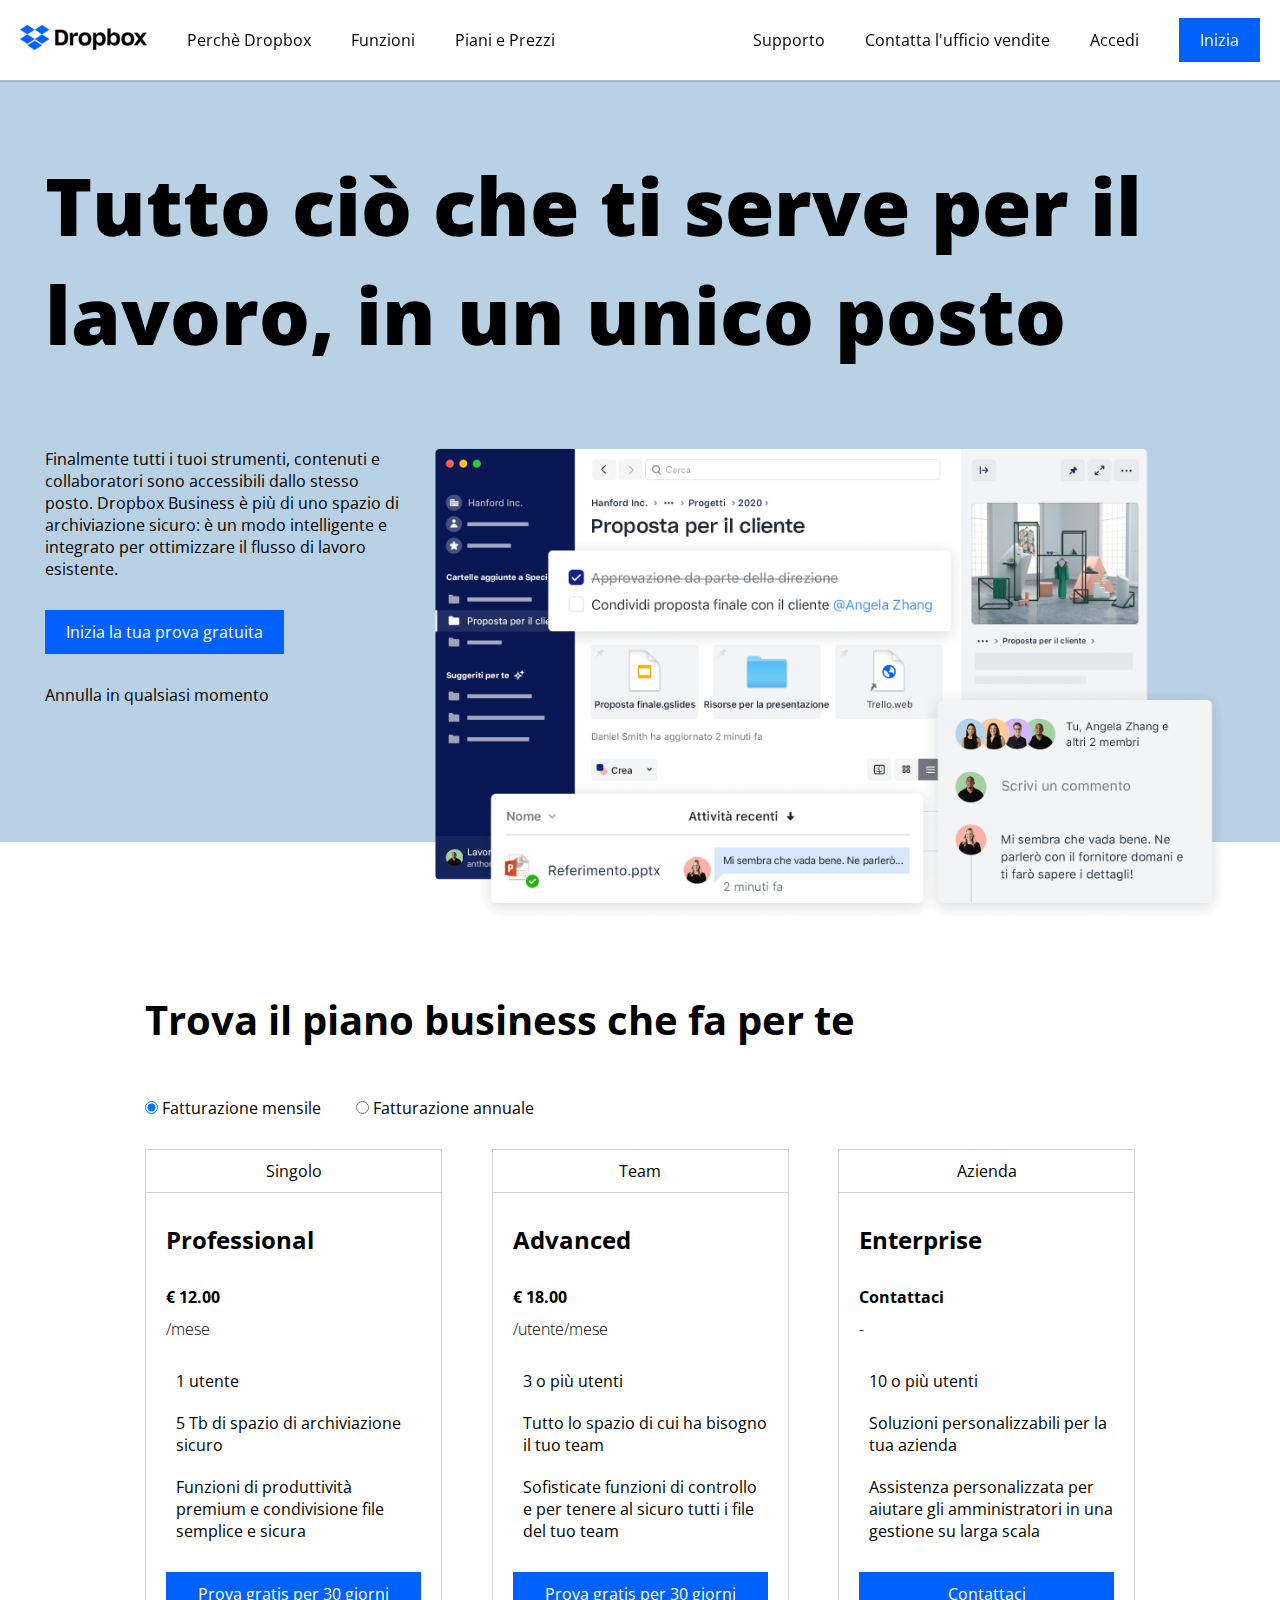
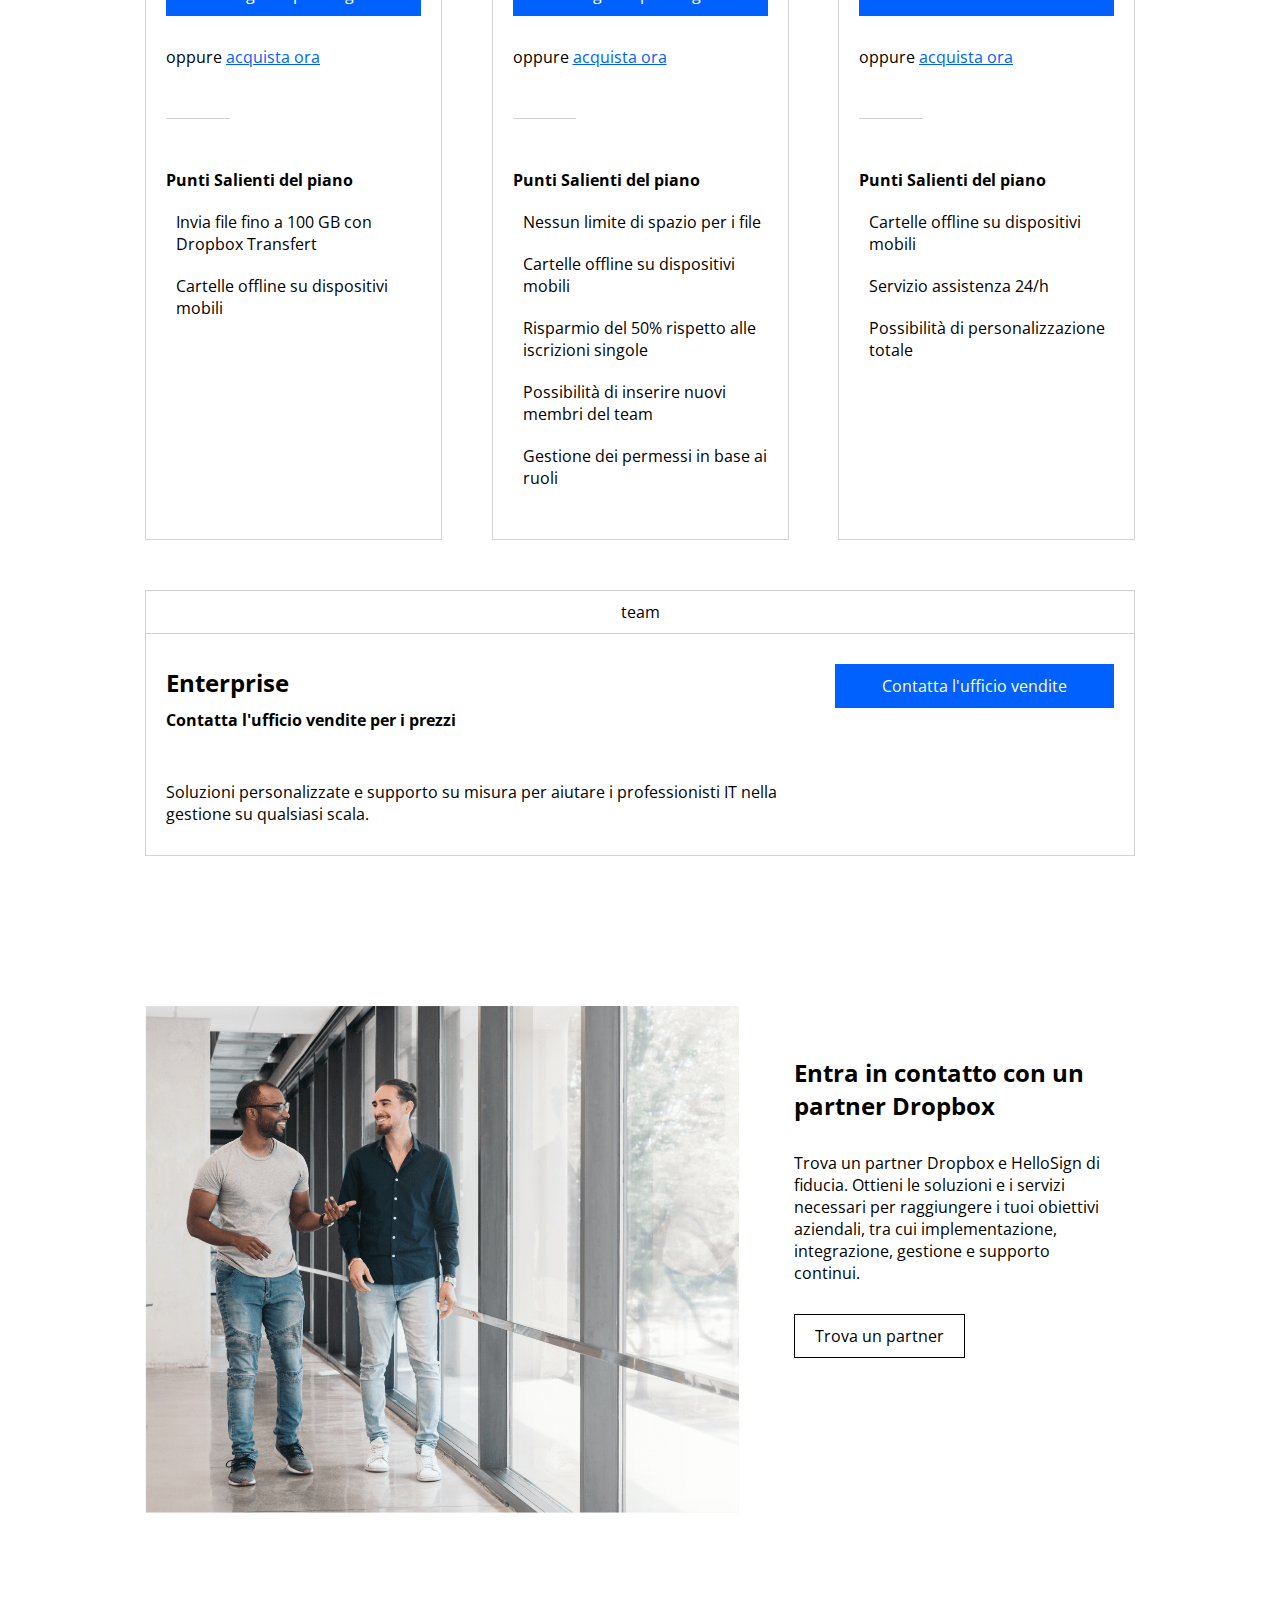
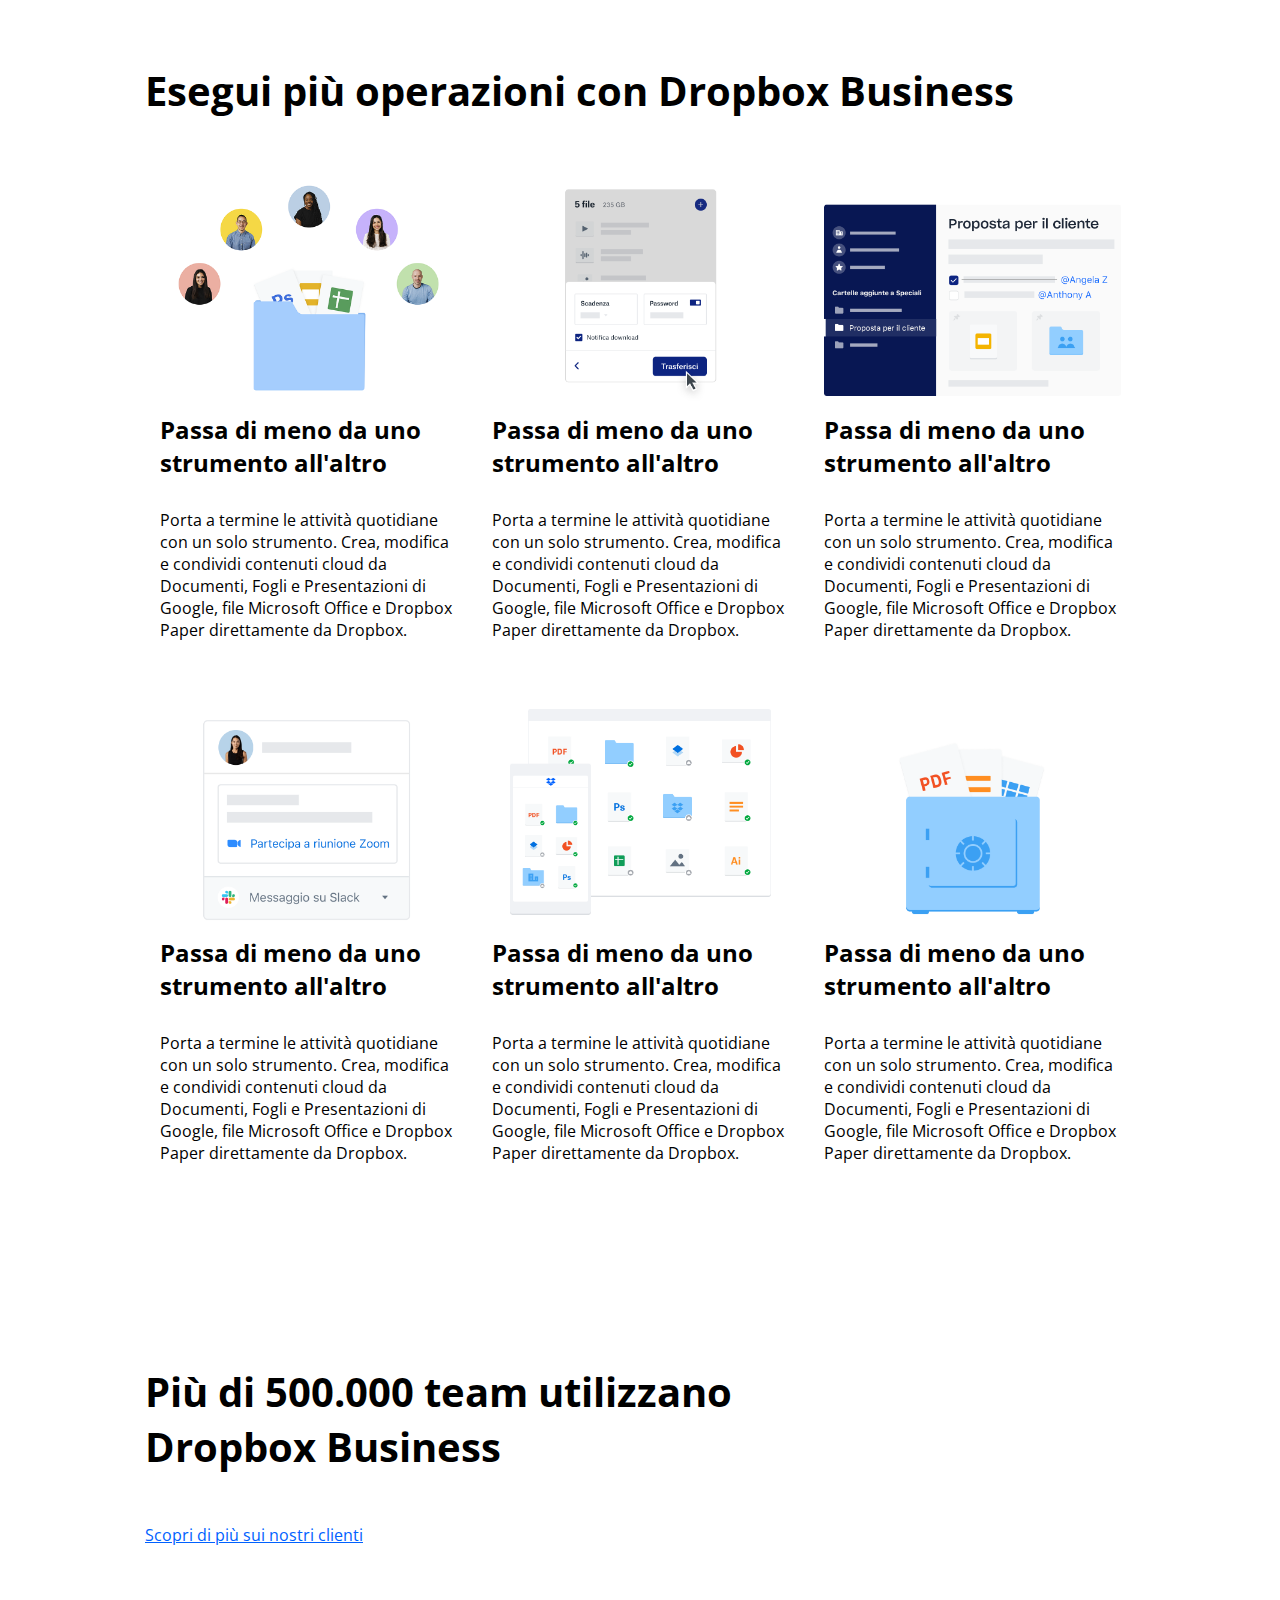
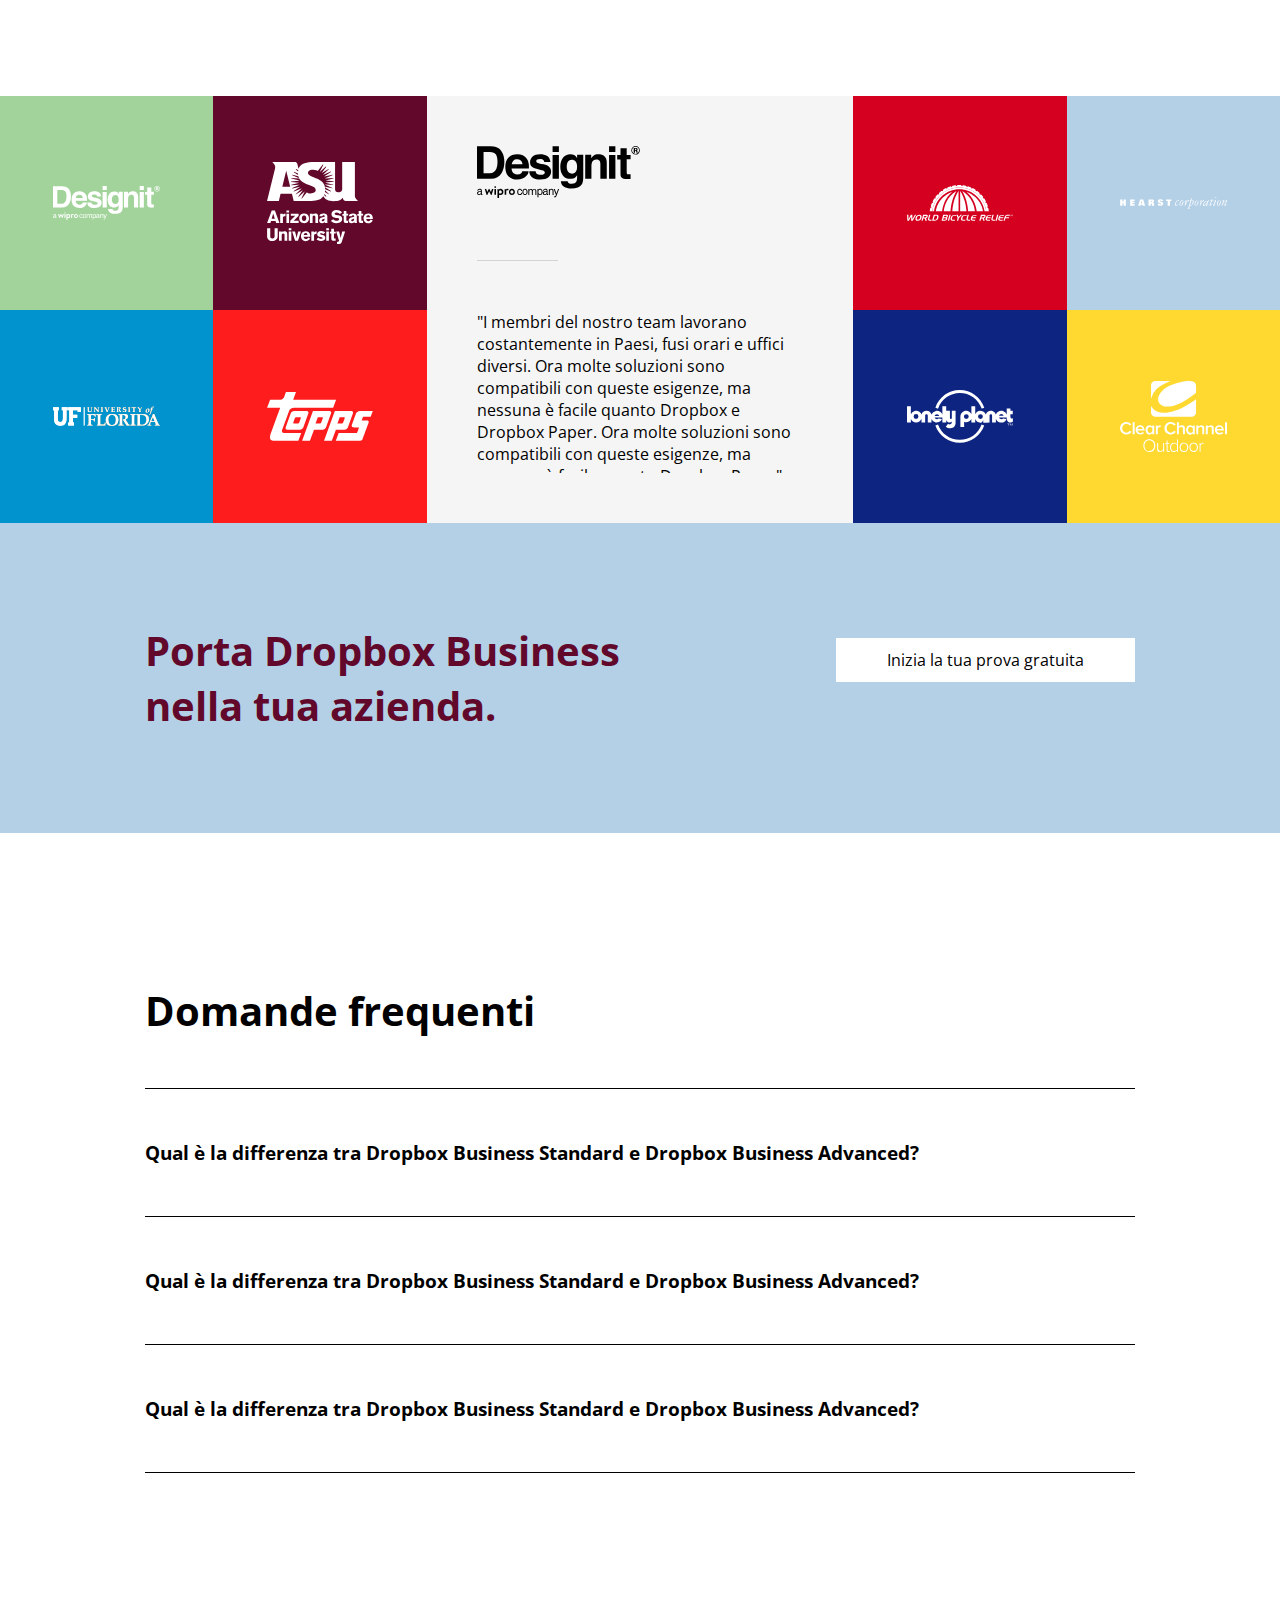
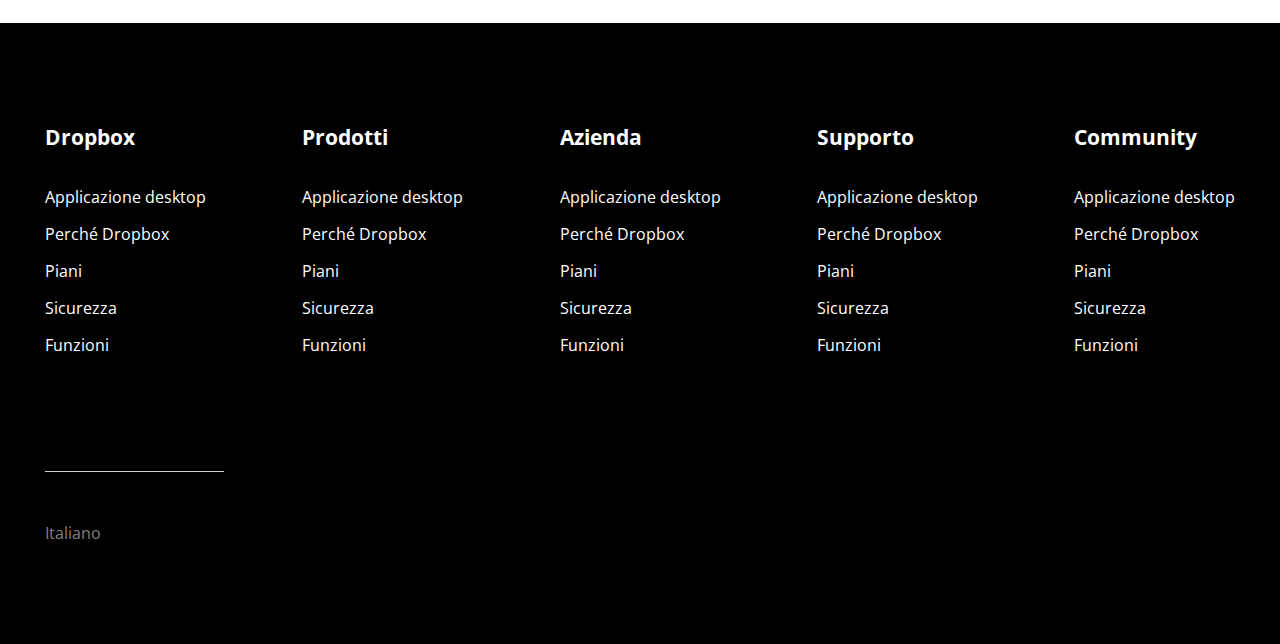
<file: index.html>
<!DOCTYPE html>
<html lang="en">
<head>
    <meta charset="UTF-8">
    <meta name="viewport" content="width=device-width, initial-scale=1.0">
    <title>Dropbox</title>
    <link rel="stylesheet" href="https://cdnjs.cloudflare.com/ajax/libs/font-awesome/6.4.2/css/all.min.css" integrity="sha512-z3gLpd7yknf1YoNbCzqRKc4qyor8gaKU1qmn+CShxbuBusANI9QpRohGBreCFkKxLhei6S9CQXFEbbKuqLg0DA==" crossorigin="anonymous" referrerpolicy="no-referrer" />
    <link rel="preconnect" href="https://fonts.googleapis.com">
    <link rel="preconnect" href="https://fonts.gstatic.com" crossorigin>
    <link href="https://fonts.googleapis.com/css2?family=Open+Sans:wght@300;400;500;600;700;800&display=swap" rel="stylesheet">
    <link rel="stylesheet" href="css/style.css">
</head>
<body>
    <header>
        <nav class="d-flex just-space-between">
            <div class="nav-left d-flex just-flex-start align-center">
                <a href="index.html">
                    <img src="img/loghi/logo-small.png" alt="Dropbox Logo">
                </a>
                <ul class="nav-main-menu d-flex">
                    <li>
                        <div class="nav-menu-title">Perchè Dropbox</div>
                        <div class="submenu">
                            <h5>Panoramica</h5>
                            <ul>
                                <li><a href="#">Ispirati</a></li>
                                <li><a href="#">Cosa dicono i clienti</a></li>
                                <li><a href="#">Integrazioni di app</a></li>
                                <li><a href="resources/resources.html">Risorse</a></li>
                            </ul>
                        </div>
                    </li>
                    <li>
                        <div class="nav-menu-title">Funzioni</div>
                        <div class="submenu">
                            <h5>Ruoli</h5>
                            <ul>
                                <li><a href="#">Creativi</a></li>
                                <li><a href="#">Clienti</a></li>
                                <li><a href="#">Marketing</a></li>
                                <li><a href="#">Risorse</a></li>
                            </ul>
                        </div>
                    </li>
                    <li>
                        <div class="nav-menu-title">Piani e Prezzi</div>
                        <div class="submenu">
                            <h5>Panoramica</h5>
                            <ul>
                                <li><a href="#">Ispirati</a></li>
                                <li><a href="#">Cosa dicono i clienti</a></li>
                                <li><a href="#">Integrazioni di app</a></li>
                                <li><a href="#">Risorse</a></li>
                            </ul>
                        </div>
                    </li>
                </ul>
            </div>
            <div class="nav-right d-flex just-flex-end align-center">
                <ul class="nav-main-menu d-flex">
                    <li>
                        <div class="nav-menu-title">Supporto</div>
                        <div class="submenu">
                            <h5>Ruoli</h5>
                            <ul>
                                <li><a href="#">Creativi</a></li>
                                <li><a href="#">Clienti</a></li>
                                <li><a href="#">Marketing</a></li>
                                <li><a href="#">Risorse</a></li>
                            </ul>
                        </div>
                    </li>
                    <li>
                        <div class="nav-menu-title">Contatta l'ufficio vendite</div>
                        <div class="submenu">
                            <h5>Panoramica</h5>
                            <ul>
                                <li><a href="#">Ispirati</a></li>
                                <li><a href="#">Cosa dicono i clienti</a></li>
                                <li><a href="#">Integrazioni di app</a></li>
                                <li><a href="#">Risorse</a></li>
                            </ul>
                        </div>
                    </li>
                    <li>
                        <div class="nav-menu-title">Accedi</div>
                        <div class="submenu">
                            <h5>Ruoli</h5>
                            <ul>
                                <li><a href="#">Creativi</a></li>
                                <li><a href="#">Clienti</a></li>
                                <li><a href="#">Marketing</a></li>
                                <li><a href="#">Risorse</a></li>
                            </ul>
                        </div>
                    </li>
                </ul>
                <a class="blue-button" href="#">Inizia</a>
            </div>

        </nav>

        <!-- Hero  -->
        <div id="hero">
            <div class="hero-container">
                <h1 class="">Tutto ciò che ti serve per il lavoro, in un unico posto</h1>
                <div class="hero-content d-flex">
                    <div class="hero-text">
                        <p class="divider-30">
                            Finalmente tutti i tuoi strumenti, contenuti e collaboratori sono accessibili dallo stesso posto. Dropbox Business è più di uno spazio di archiviazione sicuro: è un modo intelligente e integrato per ottimizzare il flusso di lavoro esistente.
                        </p>
                        <a class="blue-button divider-30" href="#">
                            Inizia la tua prova gratuita
                        </a>
                        <div class="divider-30">
                            Annulla in qualsiasi momento
                        </div>
                        <div class="arrow-down">
                            <a href="#piani"><i class="fa-solid fa-arrow-down"></i></a>
                        </div>
                    </div>
                    <div class="hero-img">
                        <img src="img/jumbo.png" alt="Dropbox app"></div>
                    </div>
                </div>
            </div>
        </header>

        <main>

            <!-- billing section  -->
            <section id="piani" class="container debug section-divider">
                <h2 class="divider-50">Trova il piano business che fa per te</h2>
                <div class="billing-choice d-flex just-flex-start divider-30 column-gap">
                    <div>
                        <input type="radio" name="fatturazione" id="mensile" checked>
                        <label for="mensile">Fatturazione mensile</label>
                    </div>
                    <div>
                        <input type="radio" name="fatturazione" id="annuale">
                        <label for="annuale">Fatturazione annuale</label>
                    </div>
                </div>
                <div class="billing-options d-flex just-space-between align-stretch divider-50">
                    <!-- professional  -->
                    <article class="billing-plan">
                        <div class="billing-plan-header">
                            <i class="fa-solid fa-user"></i>
                            Singolo
                        </div>
                        <div class="billing-plan-body">
                            <h3 class="plan-name divider-30">Professional</h3>
                            <h4 class="plan-price divider-10">€ 12.00</h4>
                            <div class="sub-price divider-30">/mese</div>
                            <ul class="divider-30">
                                <li class="d-flex just-flex-start column-gap-small divider-20">
                                    <div><i class="fa-solid fa-user"></i></div>
                                    <div>1 utente</div>
                                </li>
                                <li class="d-flex just-flex-start column-gap-small divider-20">
                                    <div><i class="fa-solid fa-folder"></i></div>
                                    <div>5 Tb di spazio di archiviazione sicuro</div>
                                </li>
                                <li class="d-flex just-flex-start column-gap-small divider-20">
                                    <div><i class="fa-solid fa-share-nodes"></i></div>
                                    <div>Funzioni di produttività premium e condivisione file semplice e sicura</div>
                                </li>
                            </ul>
                            <a class="blue-button divider-30" href="#">Prova gratis per 30 giorni</a>
                            <div class="divider-50">
                                oppure 
                                <a class="simple-anchor" href="#">acquista ora</a>
                            </div>
                            <div class="hr-small divider-50"></div>
                            <h4 class="divider-20">Punti Salienti del piano</h4>
                            <ul class="billing-plan-details">
                                <li class="d-flex just-flex-start column-gap-small divider-20">
                                    <div><i class="fa-solid fa-check"></i></div>
                                    <div> Invia file fino a 100 GB con Dropbox Transfert</div>
                                </li>
                                <li class="d-flex just-flex-start column-gap-small divider-20">
                                    <div><i class="fa-solid fa-check"></i></div>
                                    <div>Cartelle offline su dispositivi mobili</div>
                                </li>
                            </ul>

                        </div>
                    </article>
                    <!-- advanced  -->
                    <article class="billing-plan">
                        <div class="billing-plan-header">
                            <i class="fa-solid fa-users"></i>
                            Team
                        </div>
                        <div class="billing-plan-body">
                            <h3 class="plan-name divider-30">Advanced</h3>
                            <h4 class="plan-price divider-10">€ 18.00</h4>
                            <div class="sub-price divider-30">/utente/mese</div>
                            <ul class="divider-30">
                                <li class="d-flex just-flex-start column-gap-small divider-20">
                                    <div><i class="fa-solid fa-users"></i></div>
                                    <div>3 o più utenti</div>
                                </li>
                                <li class="d-flex just-flex-start column-gap-small divider-20">
                                    <div><i class="fa-solid fa-folder"></i></div>
                                    <div>Tutto lo spazio di cui ha bisogno il tuo team</div>
                                </li>
                                <li class="d-flex just-flex-start column-gap-small divider-20">
                                    <div><i class="fa-solid fa-share-nodes"></i></div>
                                    <div>Sofisticate funzioni di controllo e per tenere al sicuro tutti i file del tuo team</div>
                                </li>
                            </ul>
                            <a class="blue-button divider-30" href="#">Prova gratis per 30 giorni</a>
                            <div class="divider-50">
                                oppure 
                                <a class="simple-anchor" href="#">acquista ora</a>
                            </div>
                            <div class="hr-small divider-50"></div>
                            <h4 class="divider-20">Punti Salienti del piano</h4>
                            <ul class="billing-plan-details">
                                <li class="d-flex just-flex-start column-gap-small divider-20">
                                    <div><i class="fa-solid fa-check"></i></div>
                                    <div>Nessun limite di spazio per i file</div>
                                </li>
                                <li class="d-flex just-flex-start column-gap-small divider-20">
                                    <div><i class="fa-solid fa-check"></i></div>
                                    <div>Cartelle offline su dispositivi mobili</div>
                                </li>
                                <li class="d-flex just-flex-start column-gap-small divider-20">
                                    <div><i class="fa-solid fa-check"></i></div>
                                    <div>
                                        Risparmio del 50% rispetto alle iscrizioni singole
                                    </div>
                                </li>
                                <li class="d-flex just-flex-start column-gap-small divider-20">
                                    <div><i class="fa-solid fa-check"></i></div>
                                    <div>Possibilità di inserire nuovi membri del team</div>
                                </li>
                                <li class="d-flex just-flex-start column-gap-small divider-20">
                                    <div><i class="fa-solid fa-check"></i></div>
                                    <div>Gestione dei permessi in base ai ruoli</div>
                                </li>
                            </ul>

                        </div>
                    </article>
                    <!-- enterprise  -->
                    <article class="billing-plan">
                        <div class="billing-plan-header">
                            <i class="fa-solid fa-building"></i>
                            Azienda
                        </div>
                        <div class="billing-plan-body">
                            <h3 class="plan-name divider-30">Enterprise</h3>
                            <h4 class="plan-price divider-10">Contattaci</h4>
                            <div class="sub-price divider-30">-</div>
                            <ul class="divider-30">
                                <li class="d-flex just-flex-start column-gap-small divider-20">
                                    <div><i class="fa-solid fa-user"></i></div>
                                    <div>10 o più utenti</div>
                                </li>
                                <li class="d-flex just-flex-start column-gap-small divider-20">
                                    <div><i class="fa-solid fa-folder"></i></div>
                                    <div>Soluzioni personalizzabili per la tua azienda</div>
                                </li>
                                <li class="d-flex just-flex-start column-gap-small divider-20">
                                    <div><i class="fa-solid fa-share-nodes"></i></div>
                                    <div>Assistenza personalizzata per aiutare gli amministratori in una gestione su larga scala</div>
                                </li>
                            </ul>
                            <a class="blue-button divider-30" href="#">Contattaci</a>
                            <div class="divider-50">
                                oppure 
                                <a class="simple-anchor" href="#">acquista ora</a>
                            </div>
                            <div class="hr-small divider-50"></div>
                            <h4 class="divider-20">Punti Salienti del piano</h4>
                            <ul class="billing-plan-details">
                                <li class="d-flex just-flex-start column-gap-small divider-20">
                                    <div><i class="fa-solid fa-check"></i></div>
                                    <div>Cartelle offline su dispositivi mobili</div>
                                </li>
                                <li class="d-flex just-flex-start column-gap-small divider-20">
                                    <div><i class="fa-solid fa-check"></i></div>
                                    <div>Servizio assistenza 24/h</div>
                                </li>
                                <li class="d-flex just-flex-start column-gap-small divider-20">
                                    <div><i class="fa-solid fa-check"></i></div>
                                    <div>Possibilità di personalizzazione totale</div>
                                </li>
                            </ul>

                        </div>
                    </article>
                </div>

                <!-- enterprise-big-box  -->
                <article class="billing-plan-big-box">
                    <div class="billing-plan-header">
                        <i class="fa-solid fa-building"></i>
                        team
                    </div>
                    <div class="billing-plan-body">
                        <div class="d-flex just-space-between align-baseline">
                            <div>
                                <h3 class="plan-name divider-10">Enterprise</h3>
                                <h4 class="plan-price divider-50">Contatta l'ufficio vendite per i prezzi</h4>
                                <div>
                                    Soluzioni personalizzate e supporto su misura per aiutare i professionisti IT nella gestione su qualsiasi scala.
                                </div>
                            </div>
                            <a class="blue-button" href="#">
                            
                                Contatta l'ufficio vendite
                            </a>
                        </div>
                    </div>
                </article>

            </section>

            <!-- dropbox partner  -->
            <section class="dropbox-partner container debug d-flex just-space-between column-gap section-divider ">
                <img src="img/partner.png" alt="Partner Dropbox">
                <div class="dropbox-partner-text">
                    <h3 class="divider-30">
                        Entra in contatto con un partner Dropbox
                    </h3>
                    <p class="divider-30">
                        Trova un partner Dropbox e HelloSign di fiducia. Ottieni le soluzioni e i servizi necessari per raggiungere i tuoi obiettivi aziendali, tra cui implementazione, integrazione, gestione e supporto continui.
                    </p>
                    <a class="white-button" href="#">Trova un partner</a>
                </div>
            </section>

            <!-- dropbox business  -->
            <section class="dropbox-business container debug section-divider">
                <h2 class="divider-50">Esegui più operazioni con Dropbox Business</h2>
                <div class="card-container d-flex just-center align-center column-gap row-gap wrap">

                    <div class="card debug">
                        <img src="img/business-feature-switching-tools.png" alt="Switching tools feature">
                        <h3 class="divider-30">Passa di meno da uno strumento all'altro</h3>
                        <p>
                            Porta a termine le attività quotidiane con un solo strumento. Crea, modifica e condividi contenuti cloud da Documenti, Fogli e Presentazioni di Google, file Microsoft Office e Dropbox Paper direttamente da Dropbox.
                        </p>
                    </div>
                    <div class="card debug">
                        <img src="img/business-feature-send-files-it.png" alt="Switching tools feature">
                        <h3 class="divider-30">Passa di meno da uno strumento all'altro</h3>
                        <p>
                            Porta a termine le attività quotidiane con un solo strumento. Crea, modifica e condividi contenuti cloud da Documenti, Fogli e Presentazioni di Google, file Microsoft Office e Dropbox Paper direttamente da Dropbox.
                        </p>
                    </div>
                    <div class="card debug">
                        <img src="img/business-feature-coordinate-it.png" alt="Switching tools feature">
                        <h3 class="divider-30">Passa di meno da uno strumento all'altro</h3>
                        <p>
                            Porta a termine le attività quotidiane con un solo strumento. Crea, modifica e condividi contenuti cloud da Documenti, Fogli e Presentazioni di Google, file Microsoft Office e Dropbox Paper direttamente da Dropbox.
                        </p>
                    </div>
                    <div class="card debug">
                        <img src="img/business-feature-integrations-it.png" alt="Switching tools feature">
                        <h3 class="divider-30">Passa di meno da uno strumento all'altro</h3>
                        <p>
                            Porta a termine le attività quotidiane con un solo strumento. Crea, modifica e condividi contenuti cloud da Documenti, Fogli e Presentazioni di Google, file Microsoft Office e Dropbox Paper direttamente da Dropbox.
                        </p>
                    </div>
                    <div class="card debug">
                        <img src="img/business-feature-multi-device.png" alt="Switching tools feature">
                        <h3 class="divider-30">Passa di meno da uno strumento all'altro</h3>
                        <p>
                            Porta a termine le attività quotidiane con un solo strumento. Crea, modifica e condividi contenuti cloud da Documenti, Fogli e Presentazioni di Google, file Microsoft Office e Dropbox Paper direttamente da Dropbox.
                        </p>
                    </div>
                    <div class="card debug">
                        <img src="img/business-feature-security.png" alt="Switching tools feature">
                        <h3 class="divider-30">Passa di meno da uno strumento all'altro</h3>
                        <p>
                            Porta a termine le attività quotidiane con un solo strumento. Crea, modifica e condividi contenuti cloud da Documenti, Fogli e Presentazioni di Google, file Microsoft Office e Dropbox Paper direttamente da Dropbox.
                        </p>
                    </div>
                </div>

                <h2 class="second-h2 divider-50">
                    Più di 500.000 team utilizzano <br> Dropbox Business
                </h2>
                <a class="simple-anchor" href="#">Scopri di più sui nostri clienti</a>

            </section>


            <!-- brand  -->
            <section class="debug d-flex">
                <!-- sezione sinistra  -->
                <div class="brand-wrapper d-flex wrap">

                    <div class="brand-box d-flex align-center just-center" id="designit">
                        <img src="img/loghi/designit.svg" alt="Designit">
                    </div>

                    <div class="brand-box d-flex align-center just-center" id="asu">
                        <img src="img/loghi/arizona_state_university.svg" alt="ASU">
                    </div>

                    <div class="brand-box d-flex align-center just-center" id="uf">
                        <img src="img/loghi/university_of_florida.svg" alt="University of Florida">
                    </div>

                    <div class="brand-box d-flex align-center just-center" id="topps">
                        <img src="img/loghi/topps.svg" alt="Topps">
                    </div>
                </div>

                <!-- sezione centrale  -->
                <div class="brand-wrapper" id="big-brand-wrapper">
                    <div class="brand-text-spacing">
                        <h2>
                            <img class="divider-50" src="img/loghi/designit.svg" alt="Designit">
                        </h2>
                        <div class="hr-small divider-50"></div>
                        <p class="quote divider-50">
                            "I membri del nostro team lavorano costantemente in Paesi, fusi orari e uffici diversi. Ora molte soluzioni sono compatibili con queste esigenze, ma nessuna è facile quanto Dropbox e Dropbox Paper. Ora molte soluzioni sono compatibili con queste esigenze, ma nessuna è facile quanto Dropbox Paper".
                        </p>
                        <div class="quote-author">
                            Morten Thomsen, Global IT Lead
                        </div>
                    </div>
                        
                </div>

                <!-- sezione destra  -->
                <div class="brand-wrapper d-flex wrap">
                    <div class="brand-box d-flex align-center just-center" id="wbr">
                        <img src="img/loghi/world_bicycle_relief.svg" alt="World Bicycle Relief">
                    </div>

                    <div class="brand-box d-flex align-center just-center" id="hearst">
                        <img src="img/loghi/hearst_corp.svg" alt="Hearst">
                    </div>

                    <div class="brand-box d-flex align-center just-center" id="lonely-planet">
                        <img src="img/loghi/lonely_planet.svg" alt="Lonely Planet">
                    </div>

                    <div class="brand-box d-flex align-center just-center" id="clear-channel">
                        <img src="img/loghi/clear_channel.svg" alt="Clear Channel">
                    </div>

                </div>

            </section>

            <!-- call to action  -->
            <section class="call-to-action section-divider d-flex align-center">
                <div class="container d-flex just-space-between align-baseline">
                    <div class="call-to-action-text">
                        <h2>Porta Dropbox Business nella tua azienda.</h2>
                    </div>
                    <div class="call-to-action-button">
                        <a class="white-button" href="#">Inizia la tua prova gratuita</a>
                    </div>
                </div>
            </section>

            <!-- faq  -->
            <section class=" faq container debug section-divider">
                <h2 class="divider-50">Domande frequenti</h2>
                <div class="faq-box divider-50">
                    <div class="faq-question d-flex just-space-between wrap">
                        <div>
                            <h3>Qual è la differenza tra Dropbox Business Standard e Dropbox Business Advanced?</h3>
                        </div>
                        <i class="fa-solid fa-chevron-up"></i>
                        <i class="fa-solid fa-chevron-down"></i>
                        <p>
                            Lo spazio di archiviazione è di 5000 GB, condiviso tra tutto il team. <br> Firme illimitate e 3 richieste di firma al mese. <br>Caricamento di 4 file, revisione in tempo reale e funzionalità per la collaborazione sui video.
                        </p>
                    </div>
                    <div class="faq-question d-flex just-space-between wrap">
                        <div>
                            <h3>Qual è la differenza tra Dropbox Business Standard e Dropbox Business Advanced?</h3>
                        </div>
                        <i class="fa-solid fa-chevron-up"></i>
                        <i class="fa-solid fa-chevron-down"></i>
                        <p>
                            Lo spazio di archiviazione è di 5000 GB, condiviso tra tutto il team. <br> Firme illimitate e 3 richieste di firma al mese. <br>Caricamento di 4 file, revisione in tempo reale e funzionalità per la collaborazione sui video.
                        </p>
                    </div>
                    <div class="faq-question d-flex just-space-between wrap">
                        <div>
                            <h3>Qual è la differenza tra Dropbox Business Standard e Dropbox Business Advanced?</h3>
                        </div>
                        <i class="fa-solid fa-chevron-up"></i>
                        <i class="fa-solid fa-chevron-down"></i>
                        <p>
                            Lo spazio di archiviazione è di 5000 GB, condiviso tra tutto il team. <br> Firme illimitate e 3 richieste di firma al mese. <br>Caricamento di 4 file, revisione in tempo reale e funzionalità per la collaborazione sui video.
                        </p>
                    </div>
                </div>
                

            </section>

        </main>

    <!-- footer  -->
    <footer>
        <div class="hero-container">
            <div class="footer-sections d-flex just-space-between">
                <ul>
                    <li><h4 class="divider-20">Dropbox</h4></li>
                    <li><a href="#">Applicazione desktop</a></li>
                    <li><a href="#">Perché Dropbox</a></li>
                    <li><a href="#">Piani</a></li>
                    <li><a href="#">Sicurezza</a></li>
                    <li><a href="#">Funzioni</a></li>
                </ul>
                <ul>
                    <li><h4 class="divider-20">Prodotti</h4></li>
                    <li><a href="#">Applicazione desktop</a></li>
                    <li><a href="#">Perché Dropbox</a></li>
                    <li><a href="#">Piani</a></li>
                    <li><a href="#">Sicurezza</a></li>
                    <li><a href="#">Funzioni</a></li>
                </ul>
                <ul>
                    <li><h4 class="divider-20">Azienda</h4></li>
                    <li><a href="#">Applicazione desktop</a></li>
                    <li><a href="#">Perché Dropbox</a></li>
                    <li><a href="#">Piani</a></li>
                    <li><a href="#">Sicurezza</a></li>
                    <li><a href="#">Funzioni</a></li>
                </ul>
                <ul>
                    <li><h4 class="divider-20">Supporto</h4></li>
                    <li><a href="#">Applicazione desktop</a></li>
                    <li><a href="#">Perché Dropbox</a></li>
                    <li><a href="#">Piani</a></li>
                    <li><a href="#">Sicurezza</a></li>
                    <li><a href="#">Funzioni</a></li>
                </ul>
                <ul>
                    <li><h4 class="divider-20">Community</h4></li>
                    <li><a href="#">Applicazione desktop</a></li>
                    <li><a href="#">Perché Dropbox</a></li>
                    <li><a href="#">Piani</a></li>
                    <li><a href="#">Sicurezza</a></li>
                    <li><a href="#">Funzioni</a></li>
                </ul>
            </div>
            <div class="hr-xsmall divider-50"></div>
            <div class="choose-language">
                <i class="fa-solid fa-earth-americas"></i>
                <span>Italiano</span>
                <i class="fa-solid fa-chevron-up"></i>
            </div>
        </div>
    </footer>
    
</body>
</html>
</file>
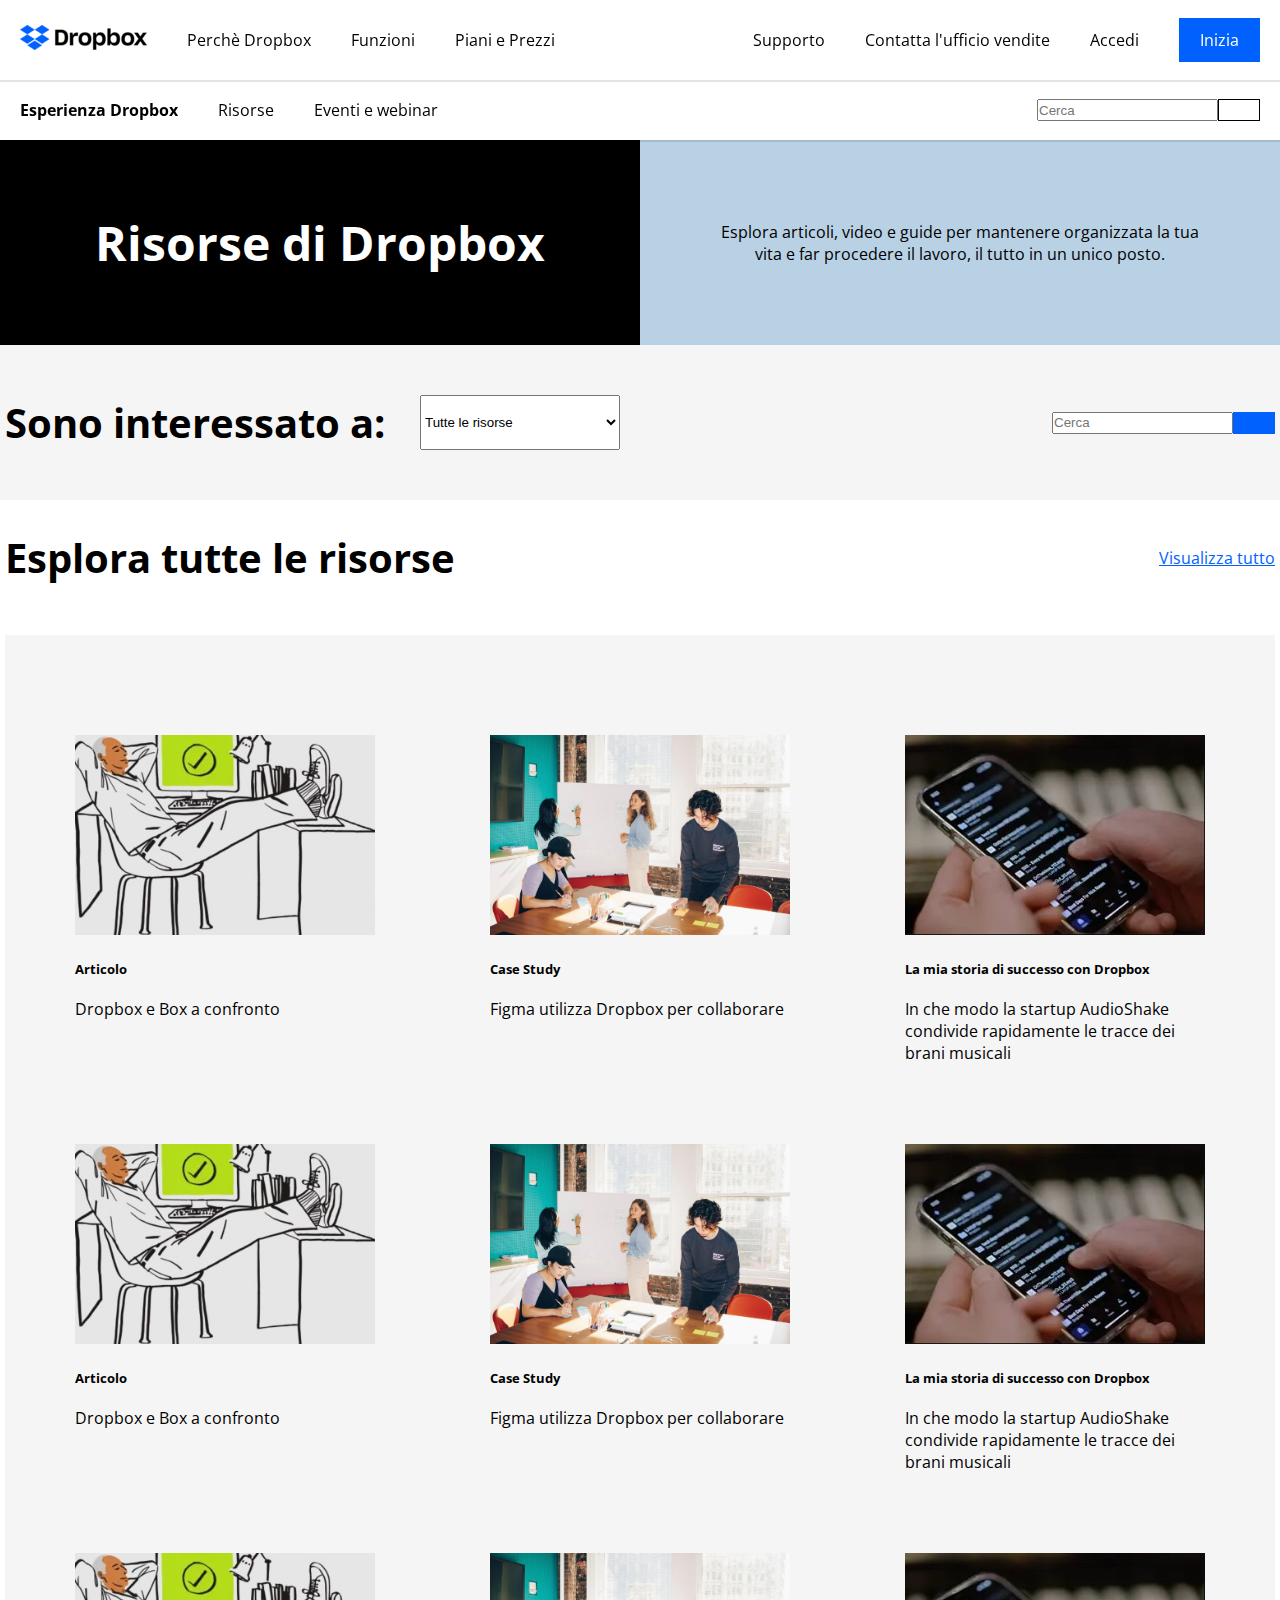
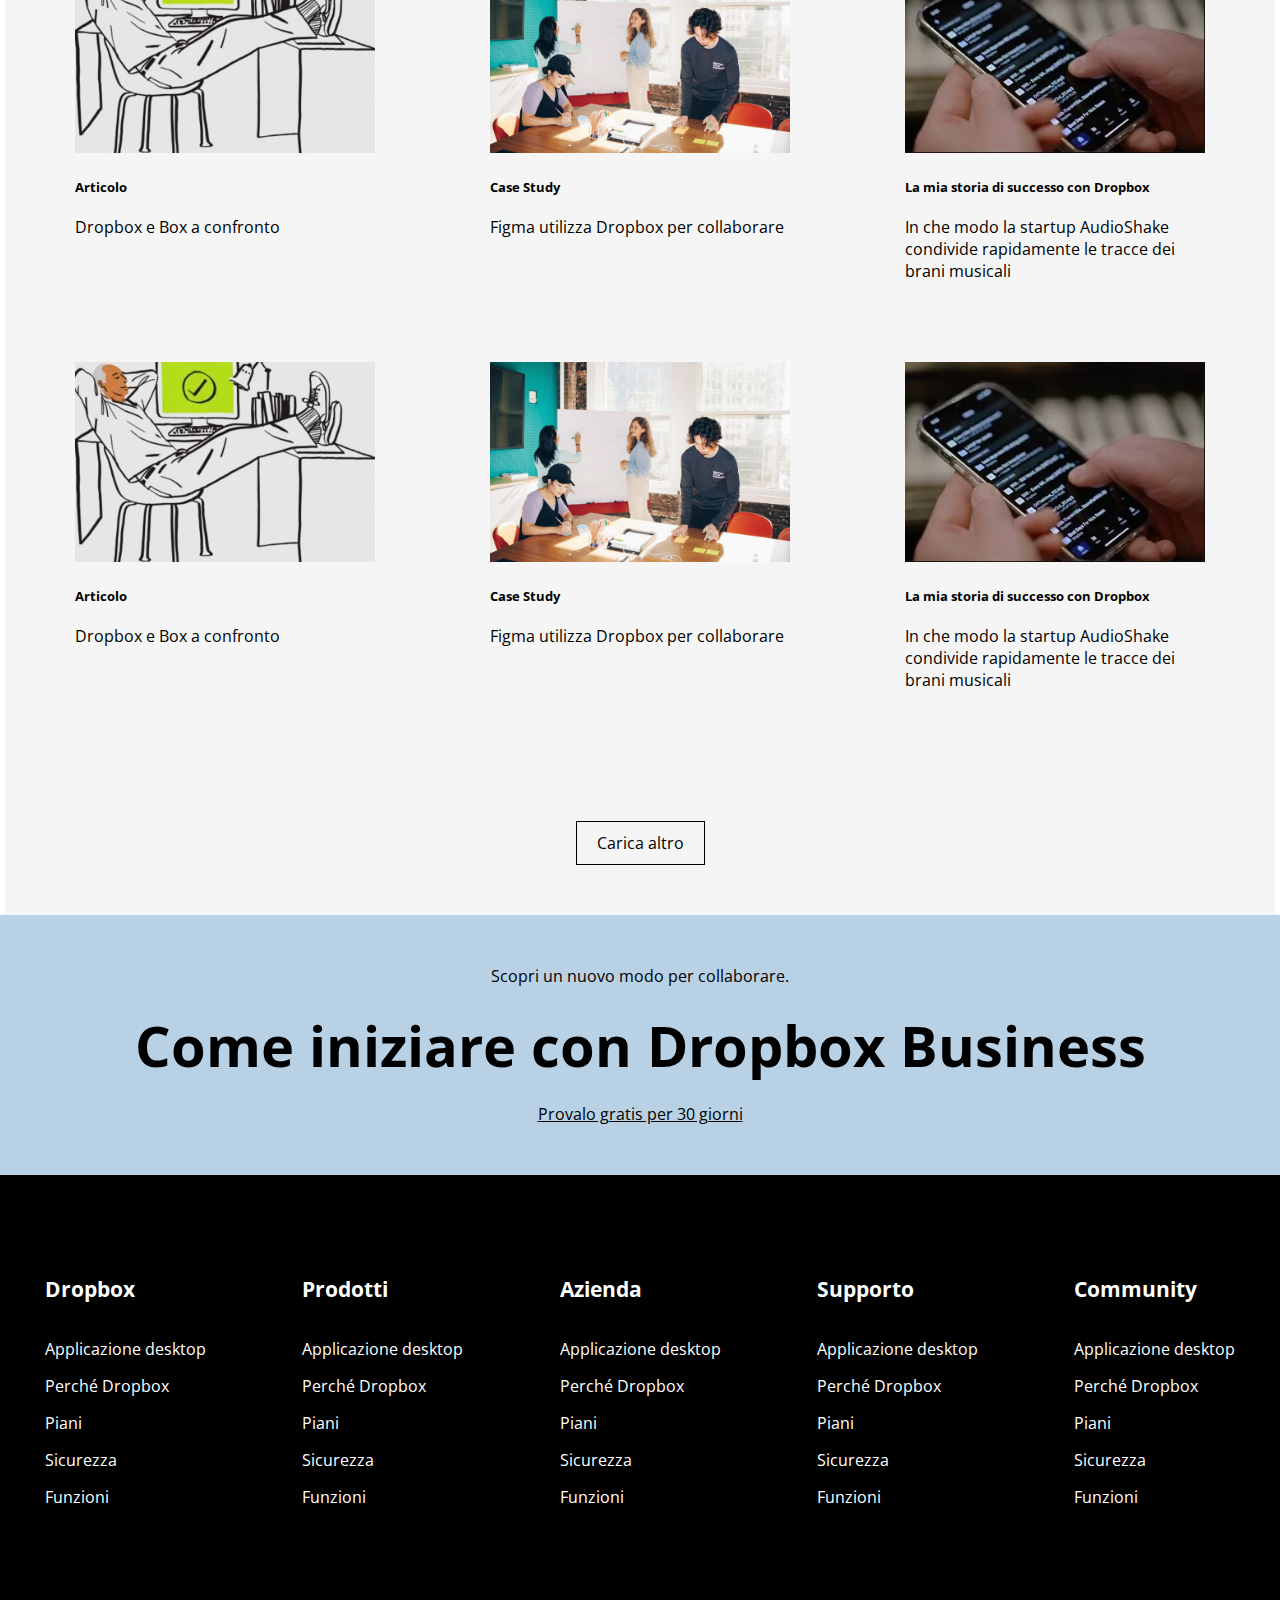
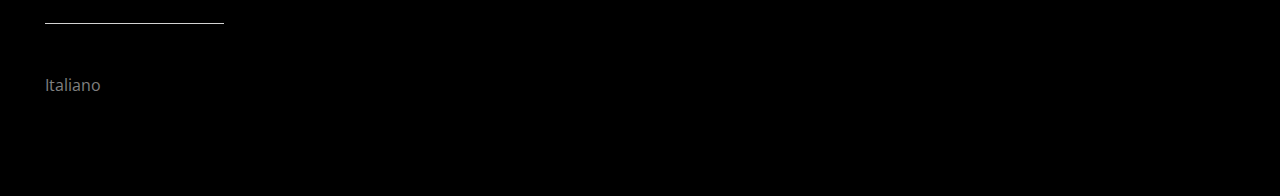
<file: resources/resources.html>
<!DOCTYPE html>
<html lang="en">
<head>
    <meta charset="UTF-8">
    <meta name="viewport" content="width=device-width, initial-scale=1.0">
    <title>Dropbox - Resources</title>
    <link rel="stylesheet" href="https://cdnjs.cloudflare.com/ajax/libs/font-awesome/6.4.2/css/all.min.css" integrity="sha512-z3gLpd7yknf1YoNbCzqRKc4qyor8gaKU1qmn+CShxbuBusANI9QpRohGBreCFkKxLhei6S9CQXFEbbKuqLg0DA==" crossorigin="anonymous" referrerpolicy="no-referrer" />
    <link rel="preconnect" href="https://fonts.googleapis.com">
    <link rel="preconnect" href="https://fonts.gstatic.com" crossorigin>
    <link href="https://fonts.googleapis.com/css2?family=Open+Sans:wght@300;400;500;600;700;800&display=swap" rel="stylesheet">
    <link rel="stylesheet" href="../css/style.css">
</head>
<body id="resources">
    <header>
        <!-- nav  -->
        <nav class="d-flex just-space-between">
            <div class="nav-left d-flex just-flex-start align-center">
                <a href="../index.html">
                    <img src="../img/loghi/logo-small.png" alt="Dropbox Logo">
                </a>
                <ul class="nav-main-menu d-flex">
                    <li>
                        <div class="nav-menu-title">Perchè Dropbox</div>
                        <div class="submenu">
                            <h5>Panoramica</h5>
                            <ul>
                                <li><a href="#">Ispirati</a></li>
                                <li><a href="#">Cosa dicono i clienti</a></li>
                                <li><a href="#">Integrazioni di app</a></li>
                                <li><a href="#">Risorse</a></li>
                            </ul>
                        </div>
                    </li>
                    <li>
                        <div class="nav-menu-title">Funzioni</div>
                        <div class="submenu">
                            <h5>Ruoli</h5>
                            <ul>
                                <li><a href="#">Creativi</a></li>
                                <li><a href="#">Clienti</a></li>
                                <li><a href="#">Marketing</a></li>
                                <li><a href="#">Risorse</a></li>
                            </ul>
                        </div>
                    </li>
                    <li>
                        <div class="nav-menu-title">Piani e Prezzi</div>
                        <div class="submenu">
                            <h5>Panoramica</h5>
                            <ul>
                                <li><a href="#">Ispirati</a></li>
                                <li><a href="#">Cosa dicono i clienti</a></li>
                                <li><a href="#">Integrazioni di app</a></li>
                                <li><a href="#">Risorse</a></li>
                            </ul>
                        </div>
                    </li>
                </ul>
            </div>
            <div class="nav-right d-flex just-flex-end align-center">
                <ul class="nav-main-menu d-flex">
                    <li>
                        <div class="nav-menu-title">Supporto</div>
                        <div class="submenu">
                            <h5>Ruoli</h5>
                            <ul>
                                <li><a href="#">Creativi</a></li>
                                <li><a href="#">Clienti</a></li>
                                <li><a href="#">Marketing</a></li>
                                <li><a href="#">Risorse</a></li>
                            </ul>
                        </div>
                    </li>
                    <li>
                        <div class="nav-menu-title">Contatta l'ufficio vendite</div>
                        <div class="submenu">
                            <h5>Panoramica</h5>
                            <ul>
                                <li><a href="#">Ispirati</a></li>
                                <li><a href="#">Cosa dicono i clienti</a></li>
                                <li><a href="#">Integrazioni di app</a></li>
                                <li><a href="#">Risorse</a></li>
                            </ul>
                        </div>
                    </li>
                    <li>
                        <div class="nav-menu-title">Accedi</div>
                        <div class="submenu">
                            <h5>Ruoli</h5>
                            <ul>
                                <li><a href="#">Creativi</a></li>
                                <li><a href="#">Clienti</a></li>
                                <li><a href="#">Marketing</a></li>
                                <li><a href="#">Risorse</a></li>
                            </ul>
                        </div>
                    </li>
                </ul>
                <a class="blue-button" href="#">Inizia</a>
            </div>

        </nav>

        <!-- seconda navbar  -->
        <nav id="secondary-nav" class="d-flex just-space-between">
            <div class="nav-left d-flex just-flex-start align-center">
                <ul class="nav-main-menu d-flex">
                    <li>
                        <div class="nav-menu-title">Esperienza Dropbox</div>
                    </li>
                    <li>
                        <div class="nav-menu-title">Risorse</div>
                    </li>
                    <li>
                        <div class="nav-menu-title">Eventi e webinar</div>
                    </li>
                </ul>
            </div>
            <div class="nav-right d-flex just-flex-end align-center">
                <div class="search-resources">
                    <form class="searchbar d-flex" action="#">
                        <input type="text" placeholder="Cerca" name="search">
                        <div class="white-button"><i class="fa fa-search"></i></div>
                    </form>
                </div>
            </div>

        </nav>
        
        <!-- Hero  -->
        <div>
            <div class="res-hero-container d-flex just-center">
                <div class="res-hero-half main-title d-flex just-center align-center">
                    <h1 class="">Risorse di Dropbox</h1>
                </div>
                <div class="res-hero-half main-p d-flex just-center align-center">
                    <p>
                        Esplora articoli, video e guide per mantenere organizzata la tua vita e far procedere il lavoro, il tutto in un unico posto.
                    </p>
                </div>
            </div>
        </div>

        <!-- scegli risorse  -->
        <div class="choose-resources">
            <div class="res-container d-flex just-space-between align-center">
                <div class="browse-resources d-flex just-space-between column-gap">
                    <h2>Sono interessato a: </h2>
                    <select name="risorse" id="risorse">
                        <option value="">Tutte le risorse</option>
                        <option value="">Condivisione e collaborazione</option>
                        <option value="">Lavoro a distanza</option>
                        <option value="">Organizzazione</option>
                    </select>
                </div>
                <div class="search-resources">
                    <form class="searchbar d-flex" action="#">
                        <input type="text" placeholder="Cerca" name="search">
                        <div class="blue-button"><i class="fa fa-search"></i></div>
                    </form>
                </div>
            </div>
        </div>
    </header>

    <main>
        <!-- esplora risorse  -->
        <section class="explore-resources res-container">
            <div class="d-flex just-space-between align-center divider-50">
                <h2>Esplora tutte le risorse</h2>
                <a class="simple-anchor" href="#">Visualizza tutto</a>
            </div>
            <div class="res-card-container d-flex wrap just-space-between column-gap row-gap">
                <div class="res-card">
                    <figure class="divider-20">
                        <a href="#">
                            <img src="img/resources-card-img01.png" alt="Dropbox e Box a confronto">
                        </a>
                    </figure>
                    <div class="card-text-type divider-20">Articolo</div>
                    <a class="card-text-title divider-30" href="#">Dropbox e Box a confronto</a>
                </div>
                <div class="res-card">
                    <figure class="divider-20">
                        <a href="#">
                            <img src="img/resources-card-img02.jpg" alt="Figma utilizza dropbox per collaborare">
                        </a>
                    </figure>
                    <div class="card-text-type divider-20">Case Study</div>
                    <a class="card-text-title divider-30" href="#">Figma utilizza Dropbox per collaborare</a>
                </div>
                <div class="res-card">
                    <figure class="divider-20">
                        <a href="#">
                            <img src="img/resources-card-img03.jpg" alt="Storia di successo">
                        </a>
                    </figure>
                    <div class="card-text-type divider-20">La mia storia di successo con Dropbox</div>
                    <a class="card-text-title divider-30" href="#">In che modo la startup AudioShake condivide rapidamente le tracce dei brani musicali</a>
                </div>
                <div class="res-card">
                    <figure class="divider-20">
                        <a href="#">
                            <img src="img/resources-card-img01.png" alt="Dropbox e Box a confronto">
                        </a>
                    </figure>
                    <div class="card-text-type divider-20">Articolo</div>
                    <a class="card-text-title divider-30" href="#">Dropbox e Box a confronto</a>
                </div>
                <div class="res-card">
                    <figure class="divider-20">
                        <a href="#">
                            <img src="img/resources-card-img02.jpg" alt="Figma utilizza dropbox per collaborare">
                        </a>
                    </figure>
                    <div class="card-text-type divider-20">Case Study</div>
                    <a class="card-text-title divider-30" href="#">Figma utilizza Dropbox per collaborare</a>
                </div>
                <div class="res-card">
                    <figure class="divider-20">
                        <a href="#">
                            <img src="img/resources-card-img03.jpg" alt="Storia di successo">
                        </a>
                    </figure>
                    <div class="card-text-type divider-20">La mia storia di successo con Dropbox</div>
                    <a class="card-text-title divider-30" href="#">In che modo la startup AudioShake condivide rapidamente le tracce dei brani musicali</a>
                </div>
                <div class="res-card">
                    <figure class="divider-20">
                        <a href="#">
                            <img src="img/resources-card-img01.png" alt="Dropbox e Box a confronto">
                        </a>
                    </figure>
                    <div class="card-text-type divider-20">Articolo</div>
                    <a class="card-text-title divider-30" href="#">Dropbox e Box a confronto</a>
                </div>
                <div class="res-card">
                    <figure class="divider-20">
                        <a href="#">
                            <img src="img/resources-card-img02.jpg" alt="Figma utilizza dropbox per collaborare">
                        </a>
                    </figure>
                    <div class="card-text-type divider-20">Case Study</div>
                    <a class="card-text-title divider-30" href="#">Figma utilizza Dropbox per collaborare</a>
                </div>
                <div class="res-card">
                    <figure class="divider-20">
                        <a href="#">
                            <img src="img/resources-card-img03.jpg" alt="Storia di successo">
                        </a>
                    </figure>
                    <div class="card-text-type divider-20">La mia storia di successo con Dropbox</div>
                    <a class="card-text-title divider-30" href="#">In che modo la startup AudioShake condivide rapidamente le tracce dei brani musicali</a>
                </div>
                <div class="res-card">
                    <figure class="divider-20">
                        <a href="#">
                            <img src="img/resources-card-img01.png" alt="Dropbox e Box a confronto">
                        </a>
                    </figure>
                    <div class="card-text-type divider-20">Articolo</div>
                    <a class="card-text-title divider-30" href="#">Dropbox e Box a confronto</a>
                </div>
                <div class="res-card">
                    <figure class="divider-20">
                        <a href="#">
                            <img src="img/resources-card-img02.jpg" alt="Figma utilizza dropbox per collaborare">
                        </a>
                    </figure>
                    <div class="card-text-type divider-20">Case Study</div>
                    <a class="card-text-title divider-30" href="#">Figma utilizza Dropbox per collaborare</a>
                </div>
                <div class="res-card">
                    <figure class="divider-20">
                        <a href="#">
                            <img src="img/resources-card-img03.jpg" alt="Storia di successo">
                        </a>
                    </figure>
                    <div class="card-text-type divider-20">La mia storia di successo con Dropbox</div>
                    <a class="card-text-title divider-30" href="#">In che modo la startup AudioShake condivide rapidamente le tracce dei brani musicali</a>
                </div>
               

            </div>

            <!-- carica altro  -->
            <div class="load-more d-flex just-center align-center">
                <a class="white-button" href="#">Carica altro</a>
            </div>
        </section>

        <!-- call to action  -->
        <section class="res-call-to-action">

            <div class="res-container">

                <div class="divider-20">
                    Scopri un nuovo modo per collaborare.
                </div>

                <h2 class="res-call-to-action-title divider-20">
                    <a href="#">
                        Come iniziare con Dropbox Business
                        <i class="fa-solid fa-arrow-right"></i>
                    </a>
                </h2>

                <div class="res-call-to-action-subtitle" >
                    <a href="#">Provalo gratis per 30 giorni</a>
                </div>
            </div>

        </section>
    </main>

    <!-- footer  -->
    <footer>
        <div class="hero-container">
            <div class="footer-sections d-flex just-space-between divider-50">
                <ul>
                    <li><h4 class="divider-20">Dropbox</h4></li>
                    <li><a href="#">Applicazione desktop</a></li>
                    <li><a href="#">Perché Dropbox</a></li>
                    <li><a href="#">Piani</a></li>
                    <li><a href="#">Sicurezza</a></li>
                    <li><a href="#">Funzioni</a></li>
                </ul>
                <ul>
                    <li><h4 class="divider-20">Prodotti</h4></li>
                    <li><a href="#">Applicazione desktop</a></li>
                    <li><a href="#">Perché Dropbox</a></li>
                    <li><a href="#">Piani</a></li>
                    <li><a href="#">Sicurezza</a></li>
                    <li><a href="#">Funzioni</a></li>
                </ul>
                <ul>
                    <li><h4 class="divider-20">Azienda</h4></li>
                    <li><a href="#">Applicazione desktop</a></li>
                    <li><a href="#">Perché Dropbox</a></li>
                    <li><a href="#">Piani</a></li>
                    <li><a href="#">Sicurezza</a></li>
                    <li><a href="#">Funzioni</a></li>
                </ul>
                <ul>
                    <li><h4 class="divider-20">Supporto</h4></li>
                    <li><a href="#">Applicazione desktop</a></li>
                    <li><a href="#">Perché Dropbox</a></li>
                    <li><a href="#">Piani</a></li>
                    <li><a href="#">Sicurezza</a></li>
                    <li><a href="#">Funzioni</a></li>
                </ul>
                <ul>
                    <li><h4 class="divider-20">Community</h4></li>
                    <li><a href="#">Applicazione desktop</a></li>
                    <li><a href="#">Perché Dropbox</a></li>
                    <li><a href="#">Piani</a></li>
                    <li><a href="#">Sicurezza</a></li>
                    <li><a href="#">Funzioni</a></li>
                </ul>
            </div>
            <div class="hr-xsmall divider-50"></div>
            <div class="choose-language">
                <i class="fa-solid fa-earth-americas"></i>
                <span>Italiano</span>
                <i class="fa-solid fa-chevron-up"></i>
            </div>
        </div>
    </footer>
    
</body>
</html>
</file>
<file: css/style.css>
/* main utilities  */

* {
    box-sizing: border-box;
    margin: 0;
    padding: 0;
}

body {
    font-family: 'Open Sans', sans-serif;
}

:root {
	--color-bg-main: #ffffff;
	--color-bg-hero: #b8d1e5;
    --color-text: #000000;
	--color-bg-footer: #000000;
	--color-button: #0061ff;
	--color-box-1: #a2d39b;
    --color-box-2: #61082b;
    --color-box-3: #0093ce;
    --color-box-4: #ff1c1c;
    --color-box-5: #d5001f;
    --color-box-6: #b4d0e7;
    --color-box-7: #0d2481;
    --color-box-8: #ffd830;
	--color-box-large: #f5f5f5;
    --color-call-to-action-title: #61082b;
}

.container{
    width: 1000px;
    margin: 0 auto;
    padding: 0 5px;
}

/* .debug {
    border: 1px solid var(--color-bg-footer);
} */


ul {
    list-style: none;
}

a {
    text-decoration: none;
    color: var(--color-bg-main);
    display: block;
}

.blue-button {
    background-color: var(--color-button);
    padding: 10px 20px;
    color: var(--color-bg-main);
    border: 1px solid var(--color-button);
}

.blue-button:hover {
    background-color: var(--color-bg-main);
    border: 1px solid var(--color-text);
    color: var(--color-text);
}

.white-button {
    background-color: var(--color-bg-main);
    padding: 10px 20px;
    color: var(--color-text);
    border: 1px solid var(--color-text);
}

.white-button:hover {
    background-color: var(--color-button);
    border: 1px solid var(--color-button);
    color: var(--color-bg-main);
}

.simple-anchor {
    color: var(--color-button);
    text-decoration: underline;
}

.simple-anchor:hover{
    color: var(--color-box-6);
    text-decoration: none;
}

html {
    scroll-behavior: smooth;
}

.hr-small {
    width: 25%;
    border-bottom: 1px solid lightgray;
}

.hr-xsmall {
    width:15%;
    border-bottom: 1px solid lightgray;
}

/* divisori  */
.divider-50 {
    margin-bottom:50px;
}
.divider-30 {
    margin-bottom: 30px;
}
.divider-20 {
    margin-bottom: 20px;
}
.divider-10 {
    margin-bottom: 10px;
}
.section-divider {
    margin-bottom: 150px;
}

/* Flex  */
.d-flex {
    display:flex;
}
.column {
    flex-direction: column;
}
.just-space-between {
    justify-content: space-between;
}
.just-space-around {
    justify-content: space-around;
}
.just-flex-start {
    justify-content: flex-start;
}
.just-flex-end {
    justify-content: flex-end;
}
.just-center {
    justify-content: center;
}
.align-center {
    align-items: center;
    align-content: center;
}
.align-start {
    align-items: flex-start;
    align-content: flex-start;
}
.align-baseline {
    align-items: baseline;
    align-content: baseline;
}
.align-stretch {
    align-items: stretch;
    align-content: stretch;
}
.wrap {
    flex-flow: row wrap;
}
.row-gap {
    row-gap: 50px;
}
.column-gap {
    column-gap: 35px;
}
.column-gap-small {
    column-gap: 10px;
}

/* header */

/* nav  */
nav {
    height: 80px;
    background-color: var(--color-bg-main);
    width: 100%;
    position: fixed;
    top: 0;
    left: 0;
    padding: 0 20px;
    z-index: 1000;
    box-shadow: 0 1px 1px 1px rgba(0,0,0,0.1);
}

nav img {
    margin-right: 20px;
}

.nav-main-menu > li {
    position: relative;
}

.nav-menu-title {
    color: var(--color-text);
    line-height: 80px;
    padding: 0 20px;
}

.nav-menu-title:hover {
    background-color: var(--color-box-large);
    cursor: pointer;
}

nav .blue-button {
    margin-left: 20px;
}

/* navbar submenu */

.submenu {
    display: none;
    position: absolute;
    left: 0;
    top: 80px;
}

.submenu h5 {
    padding: 10px 20px;
}

.submenu li a{
    font-size: 0.8em;
    color: var(--color-text);
    padding: 10px 20px;
}

.submenu li a:hover {
    background-color:  #e4e4e4;
    text-decoration: underline;
}

.nav-main-menu > li:hover .submenu{
    display: block;
    background-color: var(--color-box-large);
    width: 100%;
}





/* hero  */
#hero {
    background-color: var(--color-bg-hero);
    margin-top: 80px;
}

.hero-container {
    max-width: 1200px;
    margin: 0 auto;
    padding: 0 5px;
}
.hero-divider {
    margin-top: 60px;
    margin-bottom: 60px;
}

#hero h1 {
    font-size: 5em;
    font-weight: 900;
    padding-top: 70px;
}
.hero-text {
    max-width: 30%;
}

#hero a {
    width: fit-content;
}
#hero .arrow-down a {
    color: var(--color-text);
}

#hero .arrow-down {
    font-size: 3em;
}

#hero .arrow-down:hover {
    font-size: 3.2em;
}

.hero-content {
    position: relative;
    top: 80px;
}

.hero-img img {
    width: 100%;
}


/* main  */


main {
    padding-top: 150px;
}

main h2 {
    font-size: 2.5em;
}

main h3 {
    font-size: 1.5em;
}

/* billing section  */
.billing-plan {
    width: 30%;
    border: 1px solid lightgray;
}
.billing-plan-header {
    text-align: center;
    border-bottom: 1px solid lightgrey;
    padding: 10px 0;
}
.billing-plan-body {
    padding: 30px 20px;
}

.sub-price {
    font-weight: lighter;
}

.billing-plan-body .blue-button {
    text-align: center;
}
.billing-plan-body .simple-anchor {
    display: inline-block;
}
.billing-plan-details i {
    color: var(--color-button);
}
.billing-plan-big-box {
    border: 1px solid lightgray;
}
.billing-plan-big-box a{
    width: 35%;
}


/*partner section  */
.dropbox-partner img {
    width: 60%;
}
.dropbox-partner-text {
    padding: 50px 20px;
}
.dropbox-partner-text a {
    width: fit-content;
}

/* dropbox business section  */

.card {
    width: 30%;
}

.card img {
    width: 100%;
}

.dropbox-business .second-h2 {
    padding-top: 200px;
}

/* brand  */

.brand-wrapper {
    width: calc(100% / 3);
    height:calc(100vw / 3);
    background-color: var(--color-box-large);
}

.brand-box {
    width: 50%;
    height: 50%;
}
.brand-box img {
    filter: invert(100%);
    width: 50%;
}
.brand-box:hover {
    border: 15px solid rgba(255, 255, 255, 0.3);
}

.brand-box:hover img {
    width:calc(50% + 15px);
}

#designit {
    background-color: var(--color-box-1);
}
#asu {
    background-color: var(--color-box-2);
}
#uf {
    background-color: var(--color-box-3);
}
#topps {
    background-color: var(--color-box-4);
}
#wbr {
    background-color: var(--color-box-5);
}
#hearst {
    background-color: var(--color-box-6);
}
#lonely-planet {
    background-color: var(--color-box-7);
}
#clear-channel {
    background-color: var(--color-box-8);
}

#big-brand-wrapper {
    padding: 50px;
}

#big-brand-wrapper img {
    width: 50%;
}

.brand-text-spacing {
    overflow-y: auto;
    height: 100%;
}



/* call to action  */
.call-to-action {
    background-color: var(--color-box-6);
    padding: 100px 0;
}

.call-to-action h2 {
    color: var(--color-call-to-action-title);
    padding: 0;
}

.call-to-action-text {
    width: 50%;
}
.call-to-action a {
    border: 1px solid var(--color-bg-main);
    padding: 10px 50px;
}


/* faq */
.faq-question {
    padding: 50px 0;
    border-bottom: 1px solid var(--color-text);
}

.faq-box .faq-question:first-child {
    border-top: 1px solid var(--color-text);
}

.faq h3 {
    font-size: 1.2em;
}
.faq-question p {
    margin-top: 20px;
}

.faq-box p, .faq-box .fa-chevron-down {
    display: none;
}

.faq-question:hover {
    background-color: var(--color-box-large);
}

.faq-question:hover .fa-chevron-up {
    display: none;
}

.faq-question:hover p, .faq-question:hover .fa-chevron-down {
    display: block;
}


/* footer  */
footer {
    background-color: var(--color-bg-footer);
    color: var(--color-bg-main);
    padding: 100px 0;

}
.footer-sections {
    margin-bottom: 100px;
}

.footer-sections h4 {
    font-size: 1.3em;
}
.footer-sections li {
    font-size: 1em;
    padding-bottom: 15px;
}
footer a:hover {
    text-decoration: underline;
}

.choose-language {
    color: grey;
    cursor: pointer;
}

/* -------------------------------  */



/* resources page */

.res-container {
    max-width:1600px;
    margin: 0 auto;
    padding: 0 5px;
}

/* secondary nav  */
#secondary-nav {
    margin-top: 80px;
    z-index: 900;
    height: 60px;
    padding: 0;
    
}

#secondary-nav li .nav-menu-title{
    line-height: 60px;
}

#secondary-nav li:first-child {
    font-weight: bold;
}
#secondary-nav .nav-right{
    padding-right: 20px;
}

/*resources hero */
.res-hero-container {
    margin-top: 140px;
}
.res-hero-half {
    width: 50%;
    text-align: center;
    padding:70px;
}

#resources h1 {
    font-size: 3em;
    padding: 0;
    color: var(--color-bg-main);
}

.res-hero-half.main-title{
    background-color: var(--color-bg-footer);
}

.res-hero-half.main-p{
    background-color: var(--color-bg-hero);
}

/* choose resources section  */

.choose-resources {
    background-color: var(--color-box-large);
}

.browse-resources {
    padding: 50px 0;
}

.browse-resources h2{
    font-size: 2.5em;
}

/* resources main  */
#resources main {
    padding-top: 30px;
    background-color: var(--color-bg-main);
}

/* explore resources section  */

.res-card-container {
    background-color: var(--color-box-large);
    padding: 100px 70px;
}

.res-card {
    width: 22%;
    min-width: 300px;
}

.res-card figure img {
    width: 100%;
    height:200px;
    object-fit: cover;
    object-position: center;
}

.card-text-title {
    color: var(--color-text); 
}
.card-text-title:hover {
    text-decoration: underline;
}
.card-text-type {
    font-weight: bold;
    font-size: 0.8rem;
}

/* carica altro  */

.load-more {
    background-color: var(--color-box-large);
    padding-bottom: 50px;
}

.load-more a {
    background-color: var(--color-box-large);
}


/* Resources call to action  */
.res-call-to-action {
    background-color: var(--color-bg-hero);
    text-align: center;
    padding: 50px;
}

.res-call-to-action a{
    color: var(--color-text);
}

.res-call-to-action-title{
    font-size: 3.5em;
}

.res-call-to-action-title i{
    font-size: 0.5em;
}
.res-call-to-action-title:hover i{
    font-size: 0.4em;
}

.res-call-to-action-title:hover{
    text-decoration: underline;
}

.res-call-to-action-subtitle a{
    text-decoration: underline;
}
.res-call-to-action-subtitle a:hover{
    text-decoration: none;
}
</file>
